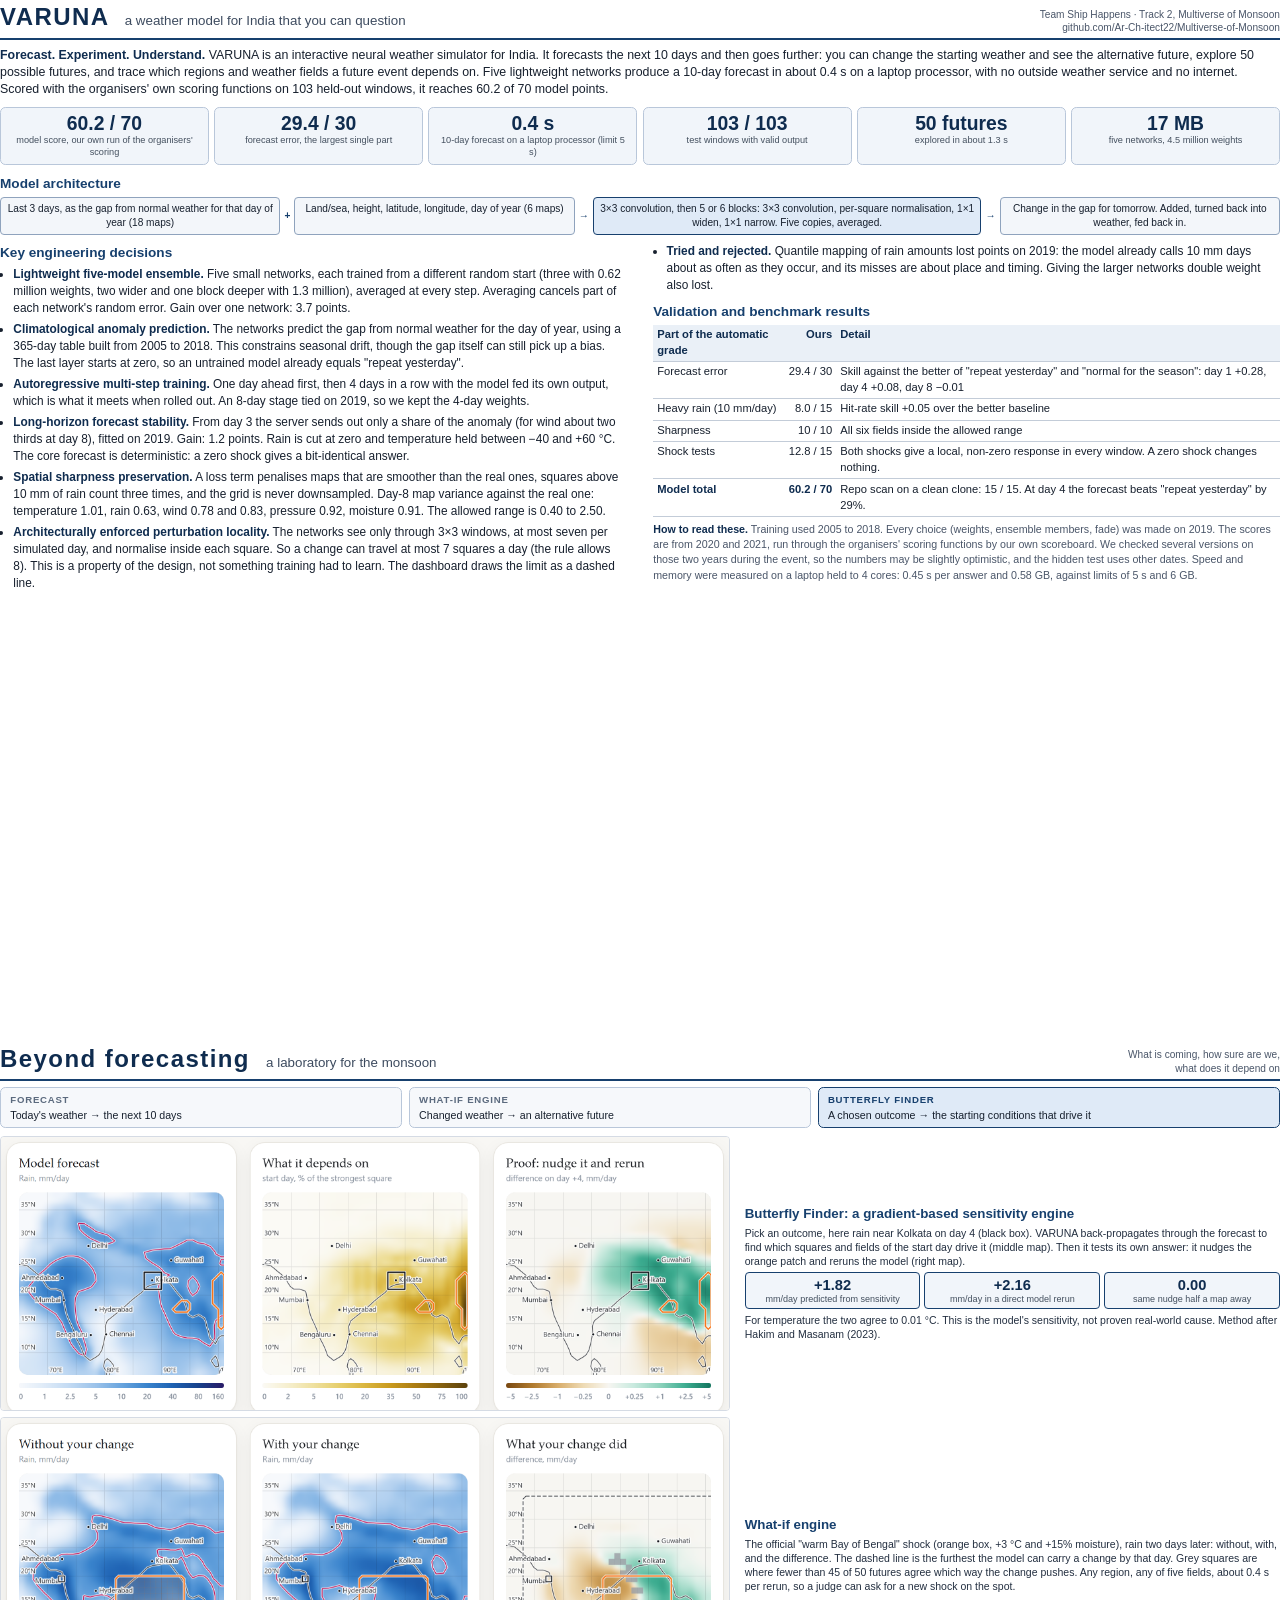
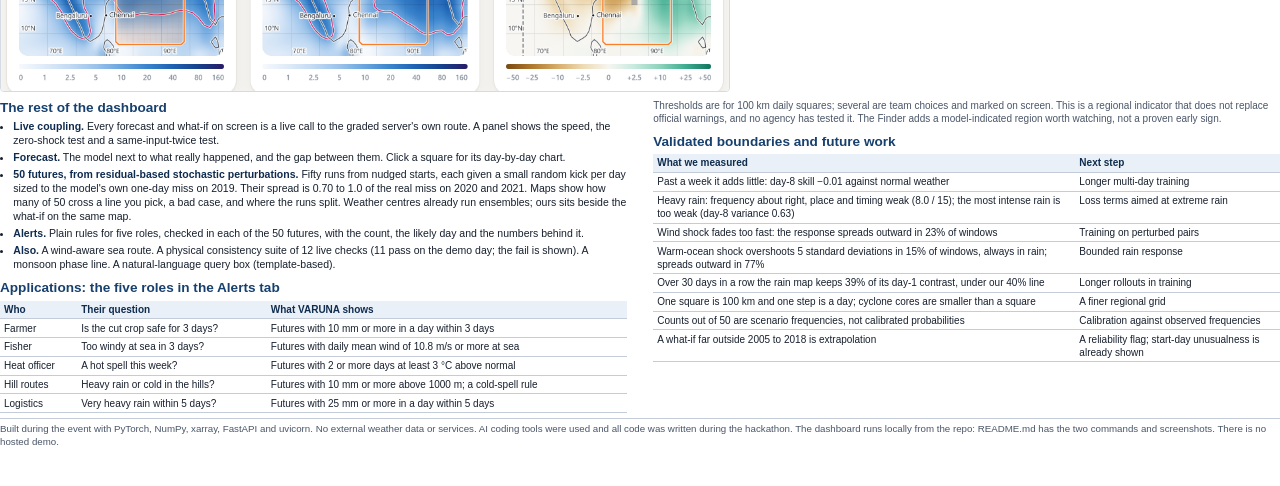
<file: docs/brief.html>
<!doctype html>
<html lang="en">
<head>
<meta charset="utf-8">
<title>VARUNA: 2-page brief, Team Ship Happens, Track 2</title>
<style>
  @page { size: A4; margin: 10mm 12mm; }
  * { box-sizing: border-box; }
  html, body { margin: 0; }
  body { font: 8.2pt/1.34 "Segoe UI", Arial, sans-serif; color: #17202e; }
  .page { height: 276mm; overflow: hidden; page-break-after: always; }
  .page:last-child { page-break-after: auto; }
  header { display: flex; justify-content: space-between; align-items: flex-end; border-bottom: 1.6pt solid #17406e; padding-bottom: 3pt; margin-bottom: 5pt; }
  h1 { font-size: 18pt; margin: 0; letter-spacing: 0.06em; color: #0f2c4f; }
  h1 small { font-size: 10pt; letter-spacing: 0; font-weight: 400; color: #3d4b5f; margin-left: 6pt; }
  .meta { font-size: 7.6pt; color: #4a5669; text-align: right; line-height: 1.3; }
  .lead { font-size: 9.3pt; line-height: 1.4; margin: 0 0 6pt; }
  .lead b { color: #0f2c4f; }
  .tiles { display: grid; grid-template-columns: repeat(6, 1fr); gap: 4pt; margin: 0 0 7pt; }
  .tile { border: 0.6pt solid #b9c7da; border-radius: 4pt; background: #f1f5fa; padding: 4pt 5pt; text-align: center; }
  .tile b { display: block; font-size: 14.5pt; color: #0f2c4f; line-height: 1.15; }
  .tile span { font-size: 6.9pt; color: #44505f; line-height: 1.25; display: block; }
  .cols { column-count: 2; column-gap: 7mm; }
  h2 { font-size: 10.2pt; color: #17406e; margin: 6pt 0 2.5pt; break-after: avoid; }
  h2:first-child { margin-top: 0; }
  p { margin: 0 0 3.5pt; }
  ul { margin: 0 0 3.5pt; padding-left: 10pt; }
  li { margin-bottom: 2.4pt; break-inside: avoid; }
  b { color: #0f2c4f; }
  table { border-collapse: collapse; width: 100%; margin: 2pt 0 4pt; font-size: 7.8pt; break-inside: avoid; }
  th, td { border-bottom: 0.5pt solid #c3ccd8; padding: 1.7pt 3pt; text-align: left; vertical-align: top; }
  th { background: #eaf0f7; color: #0f2c4f; font-weight: 600; }
  td.n, th.n { text-align: right; white-space: nowrap; }
  .pipe { display: flex; align-items: stretch; gap: 3pt; margin: 0 0 6pt; font-size: 7.6pt; text-align: center; }
  .pipe div { flex: 1; border: 0.6pt solid #8fa3bd; border-radius: 3pt; padding: 3pt 3pt; background: #f3f6fa; }
  .pipe div.core { background: #dfeaf7; border-color: #17406e; flex: 1.4; }
  .pipe span { align-self: center; color: #17406e; font-weight: 700; }
  .note { font-size: 7.5pt; color: #4a5669; }
  .three { display: grid; grid-template-columns: 1fr 1fr 1.15fr; gap: 5pt; margin: 0 0 6pt; }
  .three div { border: 0.6pt solid #b9c7da; border-radius: 4pt; padding: 4pt 7pt; background: #f6f8fb; font-size: 8pt; }
  .three div b { display: block; font-size: 7.2pt; letter-spacing: 0.08em; text-transform: uppercase; color: #5b6a7e; margin-bottom: 1pt; }
  .three div.star { background: #dfeaf7; border-color: #17406e; }
  .three div.star b { color: #17406e; }
  figure { margin: 0 0 5pt; display: flex; gap: 4mm; align-items: center; }
  figure img { display: block; width: 57%; border-radius: 3pt; border: 0.5pt solid #d5dbe4; }
  figcaption { flex: 1; font-size: 7.9pt; line-height: 1.34; color: #232f40; }
  figcaption h3 { font-size: 10pt; color: #17406e; margin: 0 0 2pt; }
  .proof { display: grid; grid-template-columns: repeat(3, 1fr); gap: 3pt; margin: 3pt 0; }
  .proof div { border: 0.6pt solid #17406e; border-radius: 3pt; background: #f1f5fa; padding: 2.5pt 3pt; text-align: center; font-size: 6.8pt; color: #44505f; line-height: 1.2; }
  .proof div b { display: block; font-size: 11pt; }
  .foot { border-top: 0.5pt solid #c3ccd8; margin-top: 4pt; padding-top: 2.5pt; font-size: 7.3pt; color: #4a5669; }
  .p1 { font-size: 8.9pt; line-height: 1.42; }
  .p1 table { font-size: 8.4pt; }
  .p1 .note { font-size: 8pt; }
  .p1 li { margin-bottom: 3.4pt; }
  .p2 { font-size: 7.9pt; line-height: 1.32; }
  .p2 table { font-size: 7.5pt; }
</style>
</head>
<body>

<!-- ============================== PAGE 1: ENGINEERING ============================== -->
<section class="page p1">
<header>
  <h1>VARUNA <small>a weather model for India that you can question</small></h1>
  <div class="meta">Team Ship Happens · Track 2, Multiverse of Monsoon<br>github.com/Ar-Ch-itect22/Multiverse-of-Monsoon</div>
</header>
<p class="lead"><b>Forecast. Experiment. Understand.</b> VARUNA is an interactive neural weather simulator for India. It forecasts the next 10 days and then goes further: you can change the starting weather and see the alternative future, explore 50 possible futures, and trace which regions and weather fields a future event depends on. Five lightweight networks produce a 10-day forecast in about 0.4 s on a laptop processor, with no outside weather service and no internet. Scored with the organisers' own scoring functions on 103 held-out windows, it reaches 60.2 of 70 model points.</p>

<div class="tiles">
  <div class="tile"><b>60.2 / 70</b><span>model score, our own run of the organisers' scoring</span></div>
  <div class="tile"><b>29.4 / 30</b><span>forecast error, the largest single part</span></div>
  <div class="tile"><b>0.4 s</b><span>10-day forecast on a laptop processor (limit 5 s)</span></div>
  <div class="tile"><b>103 / 103</b><span>test windows with valid output</span></div>
  <div class="tile"><b>50 futures</b><span>explored in about 1.3 s</span></div>
  <div class="tile"><b>17 MB</b><span>five networks, 4.5 million weights</span></div>
</div>

<h2>Model architecture</h2>
<div class="pipe">
  <div>Last 3 days, as the gap from normal weather for that day of year (18 maps)</div><span>+</span>
  <div>Land/sea, height, latitude, longitude, day of year (6 maps)</div><span>&rarr;</span>
  <div class="core">3&times;3 convolution, then 5 or 6 blocks: 3&times;3 convolution, per-square normalisation, 1&times;1 widen, 1&times;1 narrow. Five copies, averaged.</div><span>&rarr;</span>
  <div>Change in the gap for tomorrow. Added, turned back into weather, fed back in.</div>
</div>

<div class="cols">
<h2>Key engineering decisions</h2>
<ul>
  <li><b>Lightweight five-model ensemble.</b> Five small networks, each trained from a different random start (three with 0.62 million weights, two wider and one block deeper with 1.3 million), averaged at every step. Averaging cancels part of each network's random error. Gain over one network: 3.7 points.</li>
  <li><b>Climatological anomaly prediction.</b> The networks predict the gap from normal weather for the day of year, using a 365-day table built from 2005 to 2018. This constrains seasonal drift, though the gap itself can still pick up a bias. The last layer starts at zero, so an untrained model already equals "repeat yesterday".</li>
  <li><b>Autoregressive multi-step training.</b> One day ahead first, then 4 days in a row with the model fed its own output, which is what it meets when rolled out. An 8-day stage tied on 2019, so we kept the 4-day weights.</li>
  <li><b>Long-horizon forecast stability.</b> From day 3 the server sends out only a share of the anomaly (for wind about two thirds at day 8), fitted on 2019. Gain: 1.2 points. Rain is cut at zero and temperature held between &minus;40 and +60 &deg;C. The core forecast is deterministic: a zero shock gives a bit-identical answer.</li>
  <li><b>Spatial sharpness preservation.</b> A loss term penalises maps that are smoother than the real ones, squares above 10 mm of rain count three times, and the grid is never downsampled. Day-8 map variance against the real one: temperature 1.01, rain 0.63, wind 0.78 and 0.83, pressure 0.92, moisture 0.91. The allowed range is 0.40 to 2.50.</li>
  <li><b>Architecturally enforced perturbation locality.</b> The networks see only through 3&times;3 windows, at most seven per simulated day, and normalise inside each square. So a change can travel at most 7 squares a day (the rule allows 8). This is a property of the design, not something training had to learn. The dashboard draws the limit as a dashed line.</li>
  <li><b>Tried and rejected.</b> Quantile mapping of rain amounts lost points on 2019: the model already calls 10 mm days about as often as they occur, and its misses are about place and timing. Giving the larger networks double weight also lost.</li>
</ul>

<h2>Validation and benchmark results</h2>
<table>
  <tr><th>Part of the automatic grade</th><th class="n">Ours</th><th>Detail</th></tr>
  <tr><td>Forecast error</td><td class="n">29.4 / 30</td><td>Skill against the better of "repeat yesterday" and "normal for the season": day 1 +0.28, day 4 +0.08, day 8 &minus;0.01</td></tr>
  <tr><td>Heavy rain (10 mm/day)</td><td class="n">8.0 / 15</td><td>Hit-rate skill +0.05 over the better baseline</td></tr>
  <tr><td>Sharpness</td><td class="n">10 / 10</td><td>All six fields inside the allowed range</td></tr>
  <tr><td>Shock tests</td><td class="n">12.8 / 15</td><td>Both shocks give a local, non-zero response in every window. A zero shock changes nothing.</td></tr>
  <tr><td><b>Model total</b></td><td class="n"><b>60.2 / 70</b></td><td>Repo scan on a clean clone: 15 / 15. At day 4 the forecast beats "repeat yesterday" by 29%.</td></tr>
</table>
<p class="note"><b>How to read these.</b> Training used 2005 to 2018. Every choice (weights, ensemble members, fade) was made on 2019. The scores are from 2020 and 2021, run through the organisers' scoring functions by our own scoreboard. We checked several versions on those two years during the event, so the numbers may be slightly optimistic, and the hidden test uses other dates. Speed and memory were measured on a laptop held to 4 cores: 0.45 s per answer and 0.58 GB, against limits of 5 s and 6 GB.</p>
</div>
</section>

<!-- ============================== PAGE 2: PRODUCT AND IMPACT ============================== -->
<section class="page p2">
<header>
  <h1>Beyond forecasting <small>a laboratory for the monsoon</small></h1>
  <div class="meta" style="white-space: nowrap">What is coming, how sure are we,<br>what does it depend on</div>
</header>

<div class="three">
  <div><b>Forecast</b>Today's weather &rarr; the next 10 days</div>
  <div><b>What-if engine</b>Changed weather &rarr; an alternative future</div>
  <div class="star"><b>Butterfly Finder</b>A chosen outcome &rarr; the starting conditions that drive it</div>
</div>

<figure>
  <img src="img/finder.png" alt="Butterfly Finder tab">
  <figcaption><h3>Butterfly Finder: a gradient-based sensitivity engine</h3>
  Pick an outcome, here rain near Kolkata on day 4 (black box). VARUNA back-propagates through the forecast to find which squares and fields of the start day drive it (middle map). Then it tests its own answer: it nudges the orange patch and reruns the model (right map).
  <div class="proof"><div><b>+1.82</b>mm/day predicted from sensitivity</div><div><b>+2.16</b>mm/day in a direct model rerun</div><div><b>0.00</b>same nudge half a map away</div></div>
  For temperature the two agree to 0.01 &deg;C. This is the model's sensitivity, not proven real-world cause. Method after Hakim and Masanam (2023).</figcaption>
</figure>
<figure>
  <img src="img/whatif.png" alt="What-if tab">
  <figcaption><h3>What-if engine</h3>
  The official "warm Bay of Bengal" shock (orange box, +3 &deg;C and +15% moisture), rain two days later: without, with, and the difference. The dashed line is the furthest the model can carry a change by that day. Grey squares are where fewer than 45 of 50 futures agree which way the change pushes. Any region, any of five fields, about 0.4 s per rerun, so a judge can ask for a new shock on the spot.</figcaption>
</figure>

<div class="cols">
<h2>The rest of the dashboard</h2>
<ul>
  <li><b>Live coupling.</b> Every forecast and what-if on screen is a live call to the graded server's own route. A panel shows the speed, the zero-shock test and a same-input-twice test.</li>
  <li><b>Forecast.</b> The model next to what really happened, and the gap between them. Click a square for its day-by-day chart.</li>
  <li><b>50 futures, from residual-based stochastic perturbations.</b> Fifty runs from nudged starts, each given a small random kick per day sized to the model's own one-day miss on 2019. Their spread is 0.70 to 1.0 of the real miss on 2020 and 2021. Maps show how many of 50 cross a line you pick, a bad case, and where the runs split. Weather centres already run ensembles; ours sits beside the what-if on the same map.</li>
  <li><b>Alerts.</b> Plain rules for five roles, checked in each of the 50 futures, with the count, the likely day and the numbers behind it.</li>
  <li><b>Also.</b> A wind-aware sea route. A physical consistency suite of 12 live checks (11 pass on the demo day; the fail is shown). A monsoon phase line. A natural-language query box (template-based).</li>
</ul>

<h2>Applications: the five roles in the Alerts tab</h2>
<table>
  <tr><th>Who</th><th>Their question</th><th>What VARUNA shows</th></tr>
  <tr><td>Farmer</td><td>Is the cut crop safe for 3 days?</td><td>Futures with 10 mm or more in a day within 3 days</td></tr>
  <tr><td>Fisher</td><td>Too windy at sea in 3 days?</td><td>Futures with daily mean wind of 10.8 m/s or more at sea</td></tr>
  <tr><td>Heat officer</td><td>A hot spell this week?</td><td>Futures with 2 or more days at least 3 &deg;C above normal</td></tr>
  <tr><td>Hill routes</td><td>Heavy rain or cold in the hills?</td><td>Futures with 10 mm or more above 1000 m; a cold-spell rule</td></tr>
  <tr><td>Logistics</td><td>Very heavy rain within 5 days?</td><td>Futures with 25 mm or more in a day within 5 days</td></tr>
</table>
<p class="note">Thresholds are for 100 km daily squares; several are team choices and marked on screen. This is a regional indicator that does not replace official warnings, and no agency has tested it. The Finder adds a model-indicated region worth watching, not a proven early sign.</p>

<h2>Validated boundaries and future work</h2>
<table>
  <tr><th>What we measured</th><th>Next step</th></tr>
  <tr><td>Past a week it adds little: day-8 skill &minus;0.01 against normal weather</td><td>Longer multi-day training</td></tr>
  <tr><td>Heavy rain: frequency about right, place and timing weak (8.0 / 15); the most intense rain is too weak (day-8 variance 0.63)</td><td>Loss terms aimed at extreme rain</td></tr>
  <tr><td>Wind shock fades too fast: the response spreads outward in 23% of windows</td><td>Training on perturbed pairs</td></tr>
  <tr><td>Warm-ocean shock overshoots 5 standard deviations in 15% of windows, always in rain; spreads outward in 77%</td><td>Bounded rain response</td></tr>
  <tr><td>Over 30 days in a row the rain map keeps 39% of its day-1 contrast, under our 40% line</td><td>Longer rollouts in training</td></tr>
  <tr><td>One square is 100 km and one step is a day; cyclone cores are smaller than a square</td><td>A finer regional grid</td></tr>
  <tr><td>Counts out of 50 are scenario frequencies, not calibrated probabilities</td><td>Calibration against observed frequencies</td></tr>
  <tr><td>A what-if far outside 2005 to 2018 is extrapolation</td><td>A reliability flag; start-day unusualness is already shown</td></tr>
</table>
</div>
<div class="foot">Built during the event with PyTorch, NumPy, xarray, FastAPI and uvicorn. No external weather data or services. AI coding tools were used and all code was written during the hackathon. The dashboard runs locally from the repo: README.md has the two commands and screenshots. There is no hosted demo.</div>
</section>
</body>
</html>
</file>
